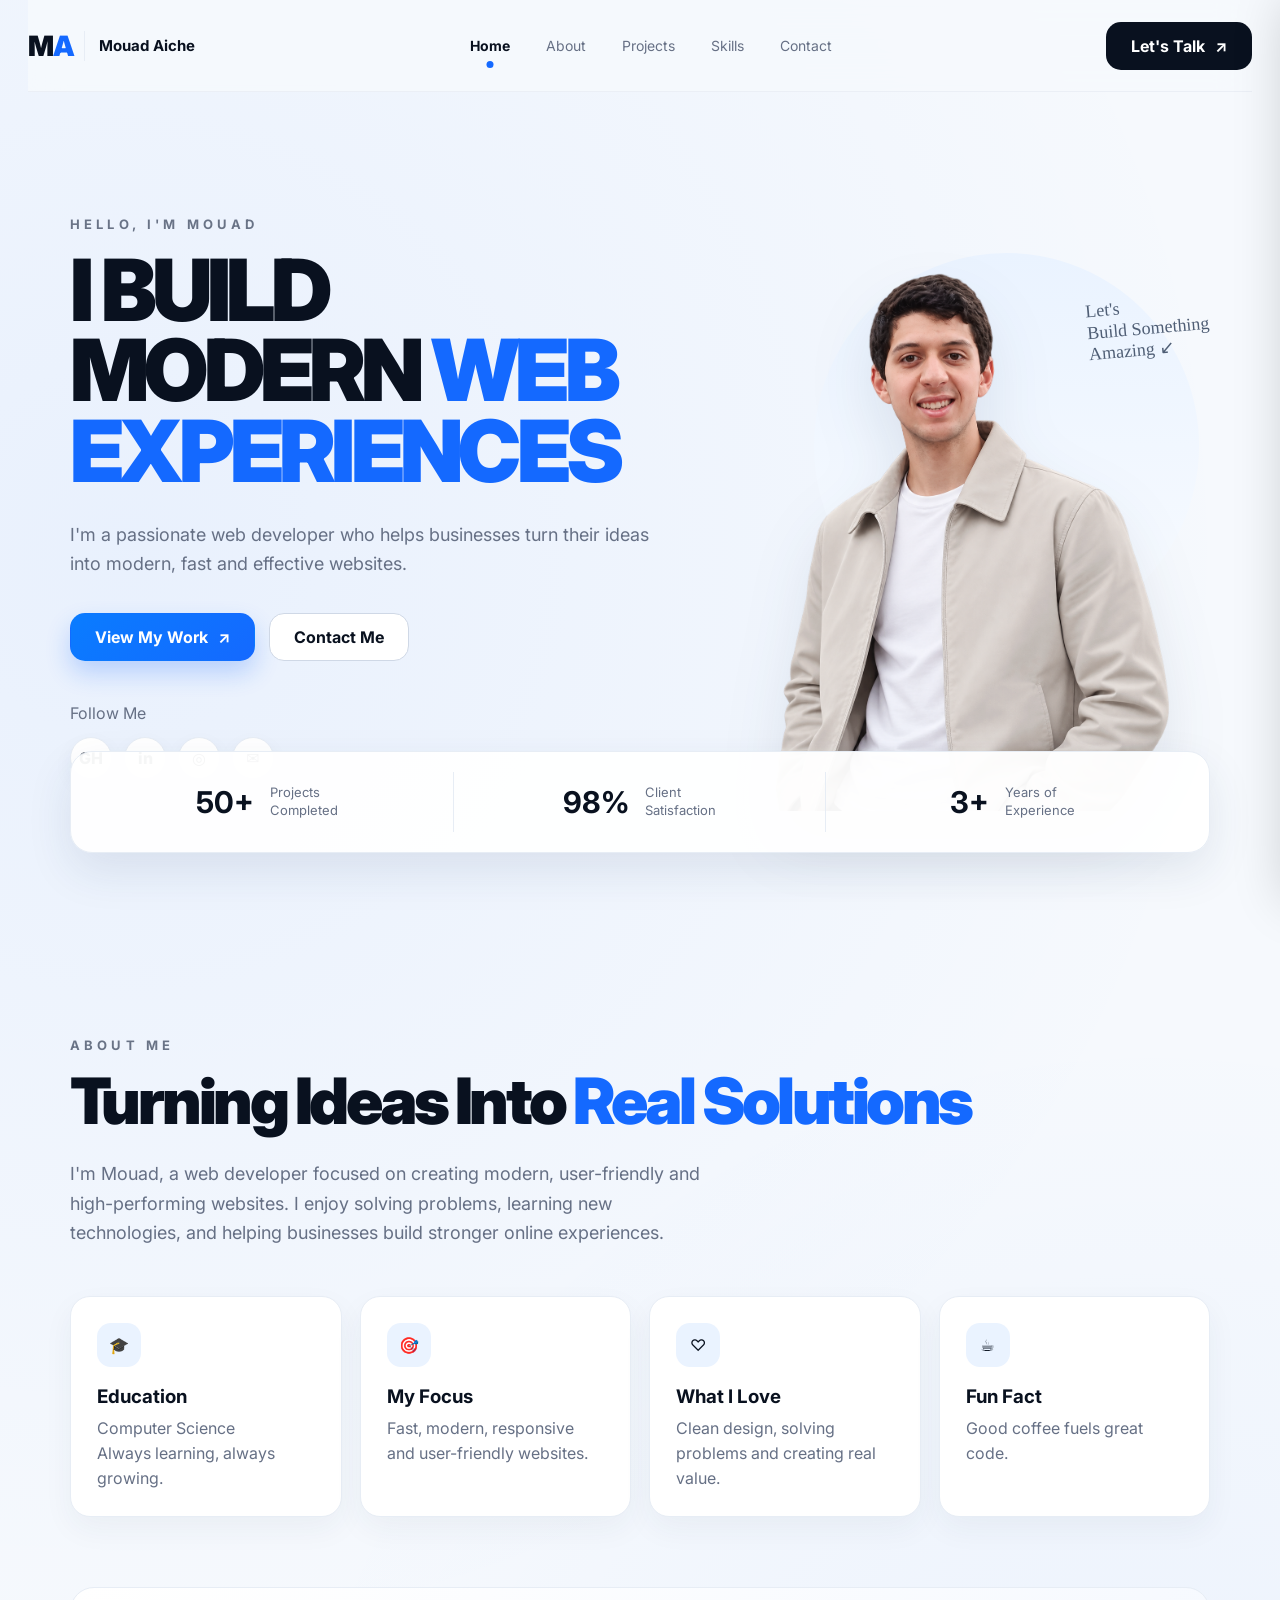
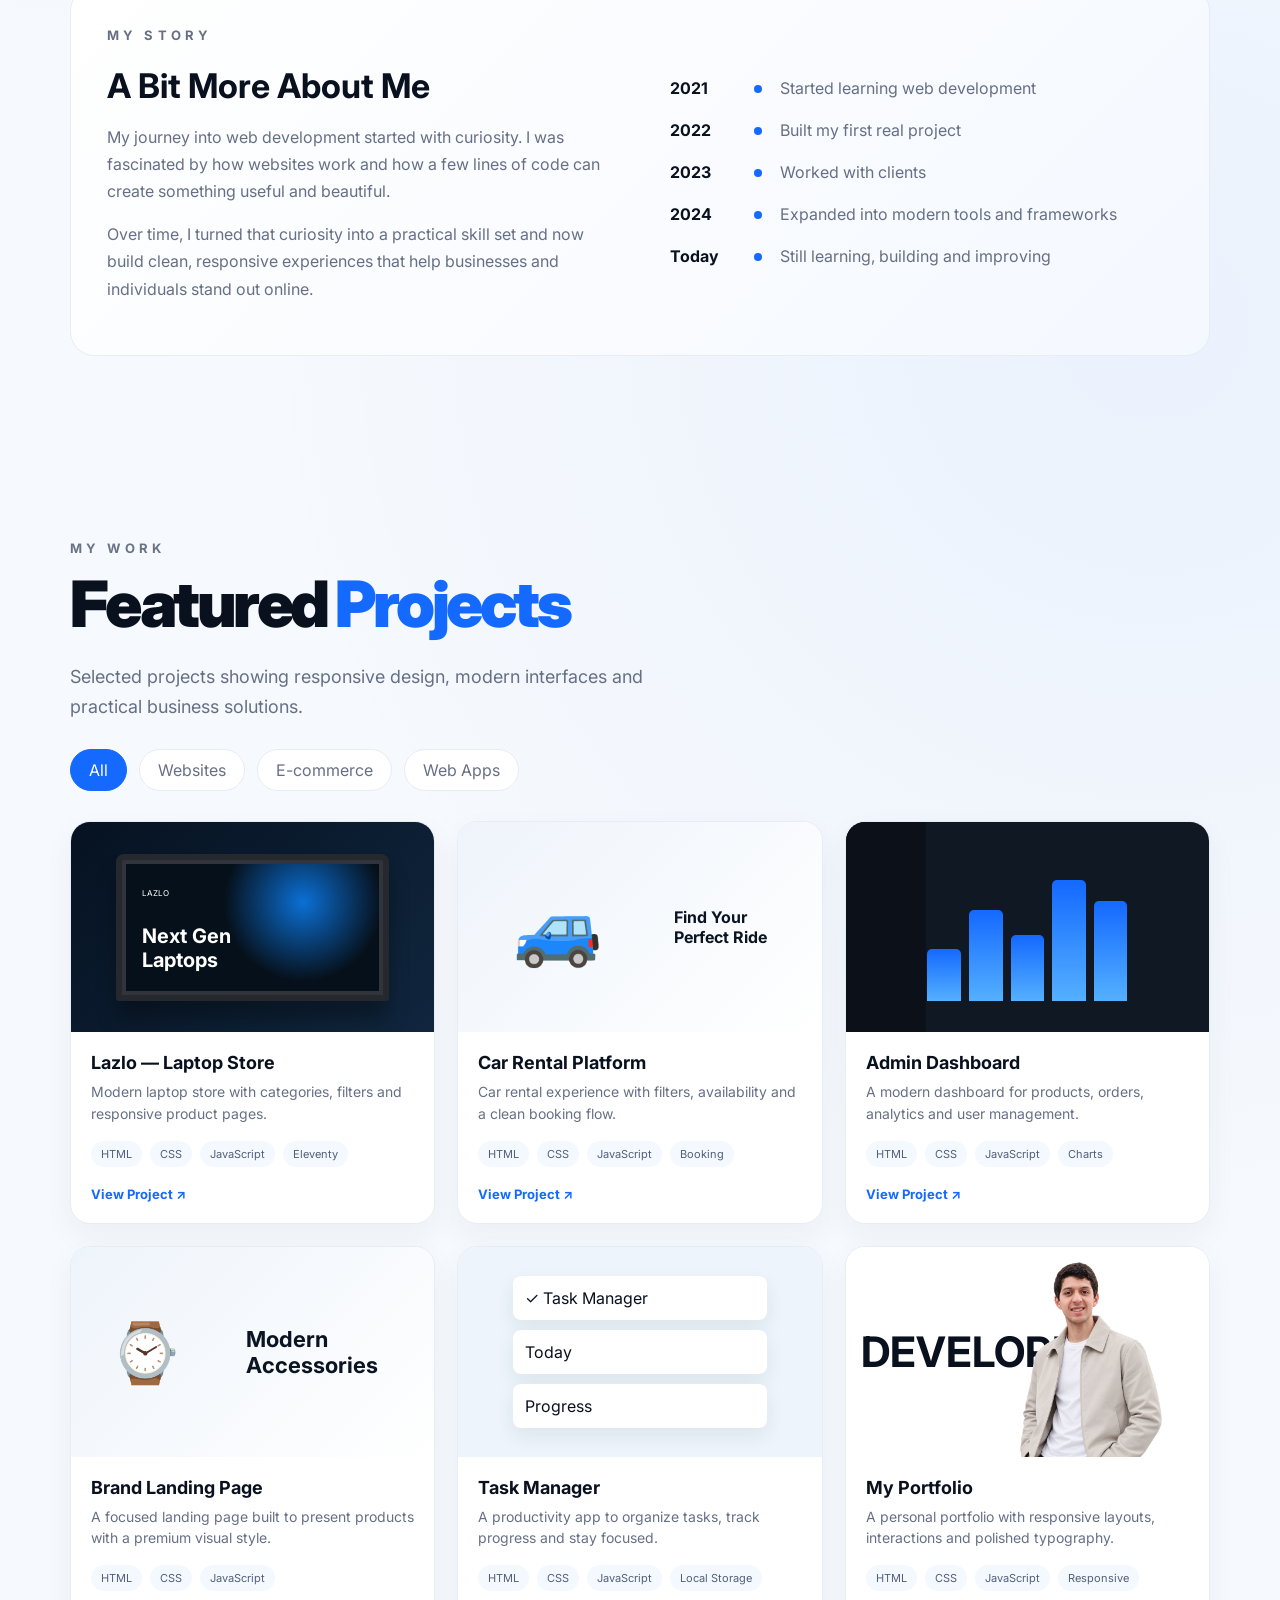
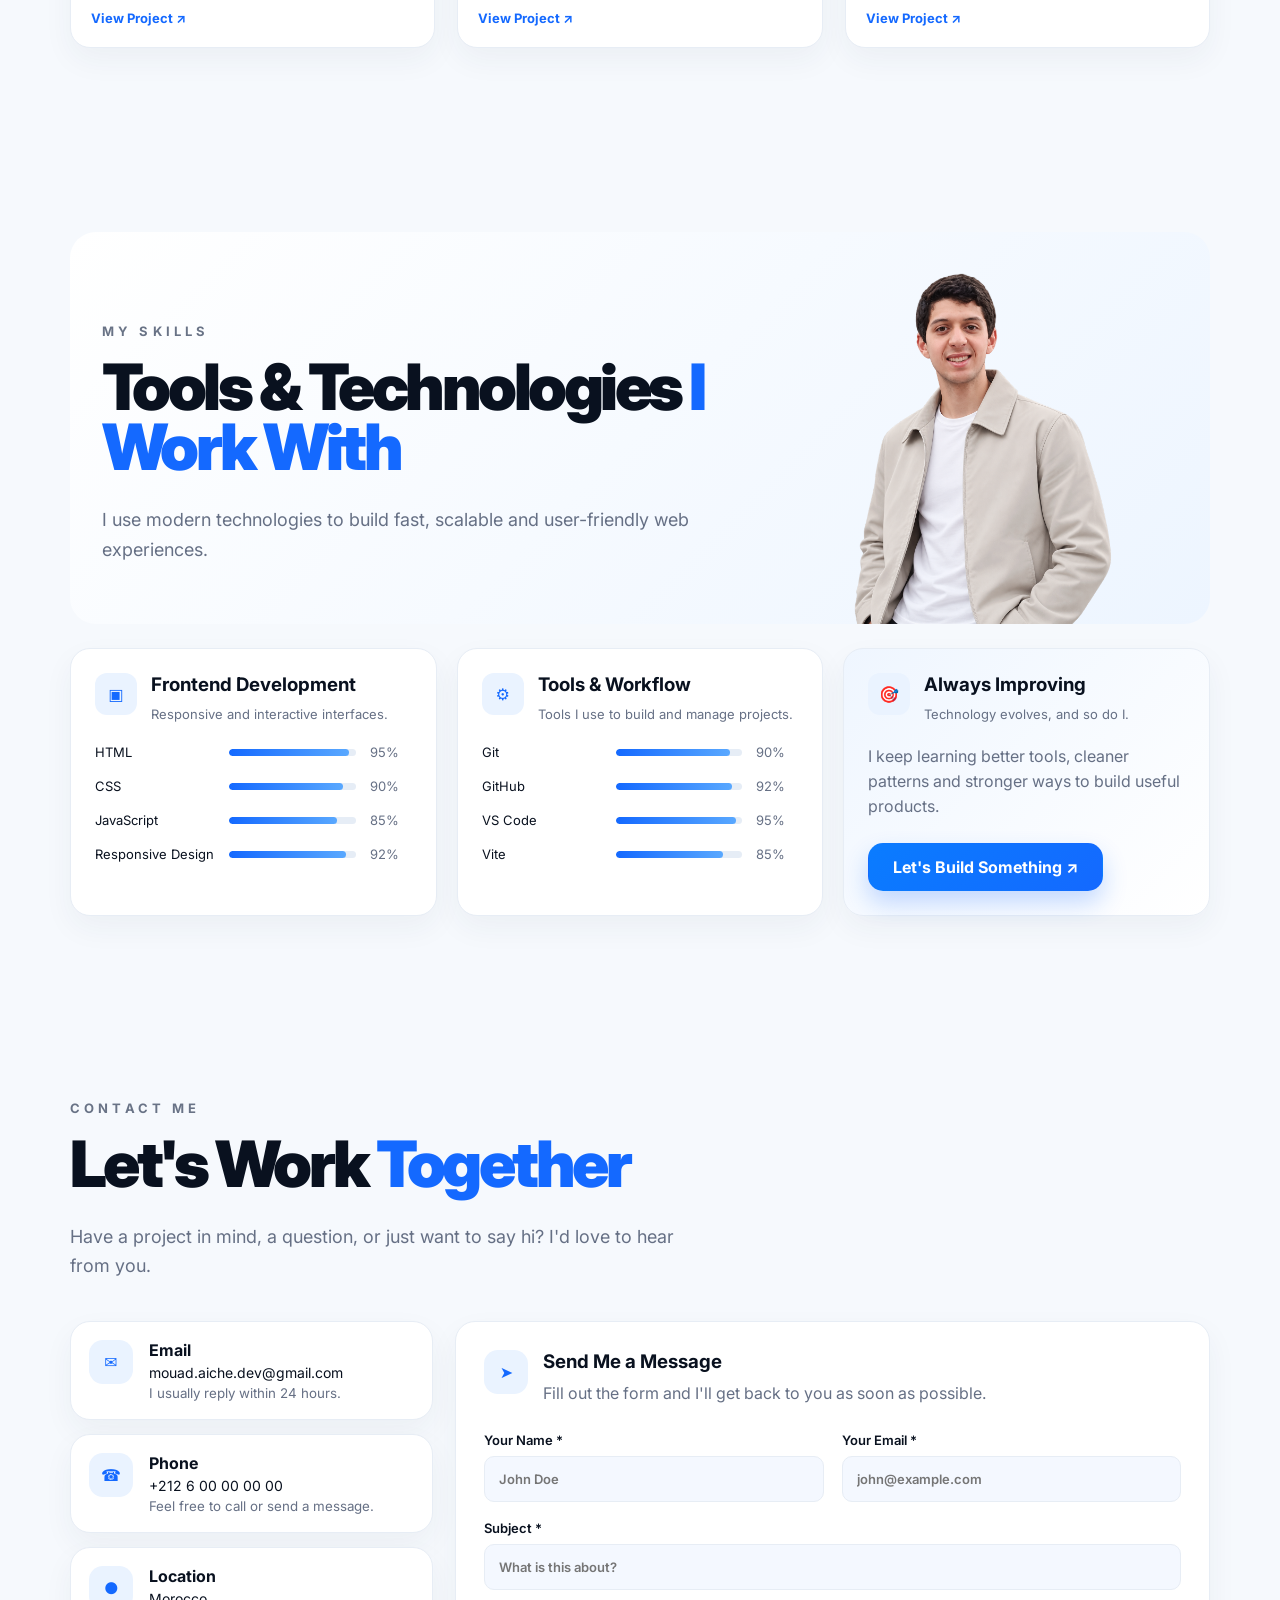
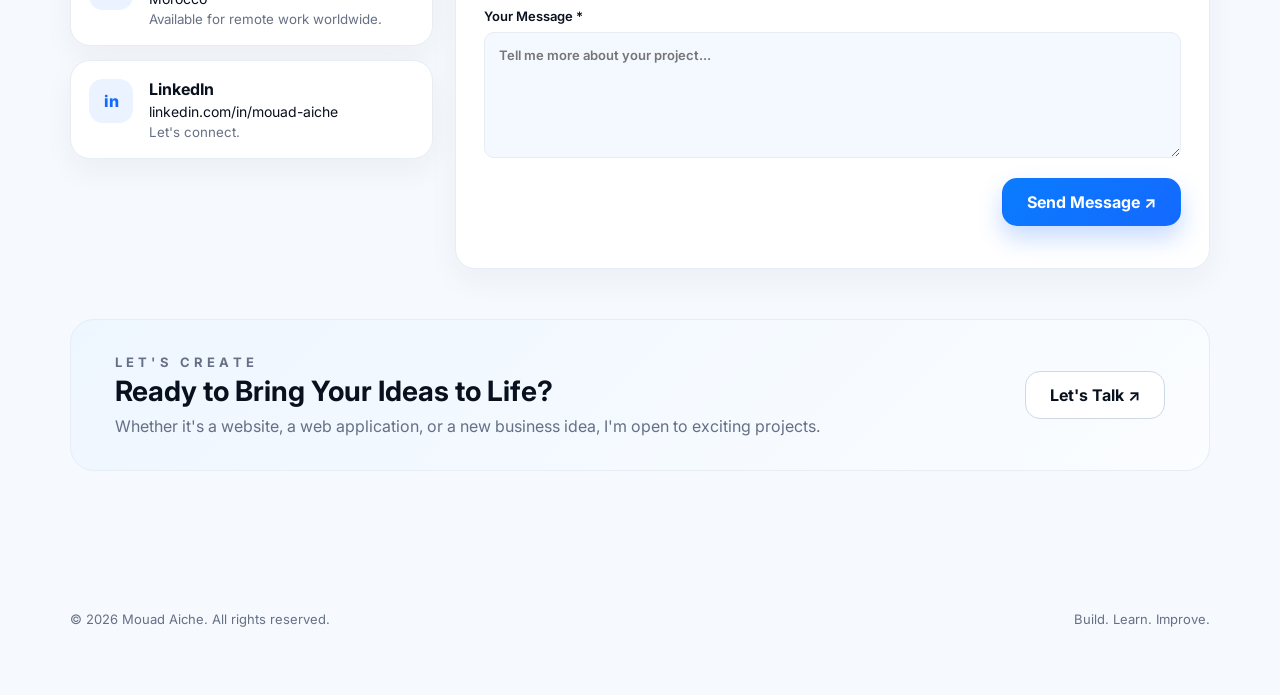
<file: Mouad's portfolio/mouad-portfolio/index.html>
<!DOCTYPE html>
<html lang="en" data-theme="light">
<head>
  <meta charset="UTF-8" />
  <meta name="viewport" content="width=device-width, initial-scale=1, viewport-fit=cover" />
  <meta name="theme-color" content="#f8fbff" />
  <title>Mouad Aiche — Web Developer</title>
  <meta name="description" content="Portfolio of Mouad Aiche, web developer building modern, fast and user-friendly websites." />
  <link rel="stylesheet" href="styles.css" />
</head>
<body>
  <div class="site-shell">
    <header class="site-header">
      <a href="#home" class="brand" aria-label="Go to home">
        <span class="brand-mark"><span>M</span><span>A</span></span>
        <span class="brand-divider"></span>
        <span class="brand-name">Mouad Aiche</span>
      </a>

      <nav class="desktop-nav" aria-label="Primary navigation">
        <a class="nav-link active" href="#home">Home</a>
        <a class="nav-link" href="#about">About</a>
        <a class="nav-link" href="#projects">Projects</a>
        <a class="nav-link" href="#skills">Skills</a>
        <a class="nav-link" href="#contact">Contact</a>
      </nav>

      <a class="talk-btn desktop-talk" href="#contact">Let's Talk <span>↗</span></a>

      <button class="menu-btn" id="menuBtn" type="button" aria-label="Open menu" aria-expanded="false">
        <span></span><span></span><span></span>
      </button>
    </header>

    <main>
      <section class="hero section" id="home">
        <div class="hero-copy">
          <p class="eyebrow">HELLO, I'M MOUAD</p>
          <h1>I BUILD MODERN <span>WEB EXPERIENCES</span></h1>
          <p class="hero-text">
            I'm a passionate web developer who helps businesses turn their ideas into modern,
            fast and effective websites.
          </p>

          <div class="hero-actions">
            <a class="btn btn-primary" href="#projects">View My Work <span>↗</span></a>
            <a class="btn btn-secondary" href="#contact">Contact Me</a>
          </div>

          <div class="social-block">
            <p>Follow Me</p>
            <div class="socials">
              <a href="#" aria-label="GitHub">GH</a>
              <a href="#" aria-label="LinkedIn">in</a>
              <a href="#" aria-label="Instagram">◎</a>
              <a href="mailto:mouad.aiche.dev@gmail.com" aria-label="Email">✉</a>
            </div>
          </div>
        </div>

        <div class="hero-visual">
          <div class="soft-orb"></div>
          <p class="doodle">Let's<br>Build Something<br>Amazing <span>↙</span></p>
          <img src="assets/mouad-portrait.png" alt="Mouad Aiche" />
        </div>

        <div class="stats">
          <article><strong>50+</strong><span>Projects<br>Completed</span></article>
          <article><strong>98%</strong><span>Client<br>Satisfaction</span></article>
          <article><strong>3+</strong><span>Years of<br>Experience</span></article>
        </div>
      </section>

      <section class="section about" id="about">
        <div class="section-heading">
          <p class="eyebrow">ABOUT ME</p>
          <h2>Turning Ideas Into <span>Real Solutions</span></h2>
          <p>
            I'm Mouad, a web developer focused on creating modern, user-friendly and high-performing
            websites. I enjoy solving problems, learning new technologies, and helping businesses
            build stronger online experiences.
          </p>
        </div>

        <div class="about-grid">
          <article class="info-card"><div class="icon">🎓</div><h3>Education</h3><p>Computer Science<br>Always learning, always growing.</p></article>
          <article class="info-card"><div class="icon">🎯</div><h3>My Focus</h3><p>Fast, modern, responsive and user-friendly websites.</p></article>
          <article class="info-card"><div class="icon">♡</div><h3>What I Love</h3><p>Clean design, solving problems and creating real value.</p></article>
          <article class="info-card"><div class="icon">☕</div><h3>Fun Fact</h3><p>Good coffee fuels great code.</p></article>
        </div>

        <div class="story-panel">
          <div>
            <p class="eyebrow">MY STORY</p>
            <h3>A Bit More About Me</h3>
            <p>
              My journey into web development started with curiosity. I was fascinated by how websites
              work and how a few lines of code can create something useful and beautiful.
            </p>
            <p>
              Over time, I turned that curiosity into a practical skill set and now build clean,
              responsive experiences that help businesses and individuals stand out online.
            </p>
          </div>

          <div class="timeline">
            <div><b>2021</b><span>Started learning web development</span></div>
            <div><b>2022</b><span>Built my first real project</span></div>
            <div><b>2023</b><span>Worked with clients</span></div>
            <div><b>2024</b><span>Expanded into modern tools and frameworks</span></div>
            <div><b>Today</b><span>Still learning, building and improving</span></div>
          </div>
        </div>
      </section>

      <section class="section projects" id="projects">
        <div class="section-heading">
          <p class="eyebrow">MY WORK</p>
          <h2>Featured <span>Projects</span></h2>
          <p>Selected projects showing responsive design, modern interfaces and practical business solutions.</p>
        </div>

        <div class="filters" aria-label="Project filters">
          <button class="filter active" data-filter="all">All</button>
          <button class="filter" data-filter="website">Websites</button>
          <button class="filter" data-filter="ecommerce">E-commerce</button>
          <button class="filter" data-filter="webapp">Web Apps</button>
        </div>

        <div class="projects-grid">
          <article class="project-card" data-category="ecommerce website">
            <div class="project-shot shot-dark">
              <div class="mock-laptop"><div class="mock-screen"><span>LAZLO</span><b>Next Gen<br>Laptops</b></div></div>
            </div>
            <div class="project-body">
              <h3>Lazlo — Laptop Store</h3>
              <p>Modern laptop store with categories, filters and responsive product pages.</p>
              <div class="tags"><span>HTML</span><span>CSS</span><span>JavaScript</span><span>Eleventy</span></div>
              <a href="#">View Project ↗</a>
            </div>
          </article>

          <article class="project-card" data-category="website webapp">
            <div class="project-shot shot-light"><div class="car-shape">🚙</div><strong>Find Your<br>Perfect Ride</strong></div>
            <div class="project-body">
              <h3>Car Rental Platform</h3>
              <p>Car rental experience with filters, availability and a clean booking flow.</p>
              <div class="tags"><span>HTML</span><span>CSS</span><span>JavaScript</span><span>Booking</span></div>
              <a href="#">View Project ↗</a>
            </div>
          </article>

          <article class="project-card" data-category="webapp">
            <div class="project-shot dashboard-shot">
              <div class="mini-sidebar"></div>
              <div class="chart-bars"><i></i><i></i><i></i><i></i><i></i></div>
            </div>
            <div class="project-body">
              <h3>Admin Dashboard</h3>
              <p>A modern dashboard for products, orders, analytics and user management.</p>
              <div class="tags"><span>HTML</span><span>CSS</span><span>JavaScript</span><span>Charts</span></div>
              <a href="#">View Project ↗</a>
            </div>
          </article>

          <article class="project-card" data-category="website">
            <div class="project-shot shot-light accessory-shot">⌚<strong>Modern Accessories</strong></div>
            <div class="project-body">
              <h3>Brand Landing Page</h3>
              <p>A focused landing page built to present products with a premium visual style.</p>
              <div class="tags"><span>HTML</span><span>CSS</span><span>JavaScript</span></div>
              <a href="#">View Project ↗</a>
            </div>
          </article>

          <article class="project-card" data-category="webapp">
            <div class="project-shot task-shot"><div>✓ Task Manager</div><div>Today</div><div>Progress</div></div>
            <div class="project-body">
              <h3>Task Manager</h3>
              <p>A productivity app to organize tasks, track progress and stay focused.</p>
              <div class="tags"><span>HTML</span><span>CSS</span><span>JavaScript</span><span>Local Storage</span></div>
              <a href="#">View Project ↗</a>
            </div>
          </article>

          <article class="project-card" data-category="website">
            <div class="project-shot portfolio-shot"><b>DEVELOPER</b><img src="assets/mouad-portrait.png" alt=""></div>
            <div class="project-body">
              <h3>My Portfolio</h3>
              <p>A personal portfolio with responsive layouts, interactions and polished typography.</p>
              <div class="tags"><span>HTML</span><span>CSS</span><span>JavaScript</span><span>Responsive</span></div>
              <a href="#home">View Project ↗</a>
            </div>
          </article>
        </div>
      </section>

      <section class="section skills" id="skills">
        <div class="skills-intro">
          <div class="section-heading">
            <p class="eyebrow">MY SKILLS</p>
            <h2>Tools & Technologies <span>I Work With</span></h2>
            <p>I use modern technologies to build fast, scalable and user-friendly web experiences.</p>
          </div>
          <img src="assets/mouad-portrait.png" alt="" />
        </div>

        <div class="skill-grid">
          <article class="skill-card">
            <div class="skill-title"><span>▣</span><div><h3>Frontend Development</h3><p>Responsive and interactive interfaces.</p></div></div>
            <div class="skill-list">
              <div><span>HTML</span><i><b style="width:95%"></b></i><em>95%</em></div>
              <div><span>CSS</span><i><b style="width:90%"></b></i><em>90%</em></div>
              <div><span>JavaScript</span><i><b style="width:85%"></b></i><em>85%</em></div>
              <div><span>Responsive Design</span><i><b style="width:92%"></b></i><em>92%</em></div>
            </div>
          </article>

          <article class="skill-card">
            <div class="skill-title"><span>⚙</span><div><h3>Tools & Workflow</h3><p>Tools I use to build and manage projects.</p></div></div>
            <div class="skill-list">
              <div><span>Git</span><i><b style="width:90%"></b></i><em>90%</em></div>
              <div><span>GitHub</span><i><b style="width:92%"></b></i><em>92%</em></div>
              <div><span>VS Code</span><i><b style="width:95%"></b></i><em>95%</em></div>
              <div><span>Vite</span><i><b style="width:85%"></b></i><em>85%</em></div>
            </div>
          </article>

          <article class="skill-card highlight-card">
            <div class="skill-title"><span>🎯</span><div><h3>Always Improving</h3><p>Technology evolves, and so do I.</p></div></div>
            <p>I keep learning better tools, cleaner patterns and stronger ways to build useful products.</p>
            <a href="#contact" class="btn btn-primary">Let's Build Something ↗</a>
          </article>
        </div>
      </section>

      <section class="section contact" id="contact">
        <div class="section-heading contact-heading">
          <p class="eyebrow">CONTACT ME</p>
          <h2>Let's Work <span>Together</span></h2>
          <p>Have a project in mind, a question, or just want to say hi? I'd love to hear from you.</p>
        </div>

        <div class="contact-layout">
          <div class="contact-info">
            <article><span>✉</span><div><b>Email</b><a href="mailto:mouad.aiche.dev@gmail.com">mouad.aiche.dev@gmail.com</a><small>I usually reply within 24 hours.</small></div></article>
            <article><span>☎</span><div><b>Phone</b><a href="tel:+212600000000">+212 6 00 00 00 00</a><small>Feel free to call or send a message.</small></div></article>
            <article><span>●</span><div><b>Location</b><p>Morocco</p><small>Available for remote work worldwide.</small></div></article>
            <article><span>in</span><div><b>LinkedIn</b><a href="#">linkedin.com/in/mouad-aiche</a><small>Let's connect.</small></div></article>
          </div>

          <form class="contact-form" id="contactForm">
            <div class="form-title">
              <span>➤</span>
              <div><h3>Send Me a Message</h3><p>Fill out the form and I'll get back to you as soon as possible.</p></div>
            </div>

            <div class="form-grid">
              <label>Your Name *<input required type="text" name="name" placeholder="John Doe"></label>
              <label>Your Email *<input required type="email" name="email" placeholder="john@example.com"></label>
              <label class="full">Subject *<input required type="text" name="subject" placeholder="What is this about?"></label>
              <label class="full">Your Message *<textarea required name="message" rows="6" placeholder="Tell me more about your project..."></textarea></label>
            </div>

            <button class="btn btn-primary form-submit" type="submit">Send Message ↗</button>
            <p class="form-status" id="formStatus" aria-live="polite"></p>
          </form>
        </div>

        <div class="cta-banner">
          <div><p class="eyebrow">LET'S CREATE</p><h3>Ready to Bring Your Ideas to Life?</h3><p>Whether it's a website, a web application, or a new business idea, I'm open to exciting projects.</p></div>
          <a href="mailto:mouad.aiche.dev@gmail.com" class="btn btn-secondary">Let's Talk ↗</a>
        </div>
      </section>
    </main>

    <footer>
      <p>© <span id="year"></span> Mouad Aiche. All rights reserved.</p>
      <p>Build. Learn. Improve.</p>
    </footer>
  </div>

  <div class="menu-overlay" id="menuOverlay"></div>
  <aside class="mobile-drawer" id="mobileDrawer" aria-hidden="true">
    <div class="drawer-top">
      <button class="close-btn" id="closeMenu" type="button" aria-label="Close menu">×</button>
      <div class="drawer-brand">
        <span class="brand-mark large"><span>M</span><span>A</span></span>
        <h3>Mouad Aiche</h3>
        <p>Web Developer</p>
      </div>
    </div>

    <nav class="drawer-nav" aria-label="Mobile navigation">
      <a class="drawer-link active" href="#home"><span class="drawer-icon">⌂</span><b>Home</b><span>›</span></a>
      <a class="drawer-link" href="#about"><span class="drawer-icon">♙</span><b>About</b><span>›</span></a>
      <a class="drawer-link" href="#projects"><span class="drawer-icon">□</span><b>Projects</b><span>›</span></a>
      <a class="drawer-link" href="#skills"><span class="drawer-icon">◫</span><b>Skills</b><span>›</span></a>
      <a class="drawer-link" href="#contact"><span class="drawer-icon">✉</span><b>Contact</b><span>›</span></a>
    </nav>

    <a href="#contact" class="drawer-talk"><span>◯</span> Let's Talk <span>→</span></a>

    <div class="drawer-socials">
      <p>Follow Me</p>
      <div class="socials">
        <a href="#">GH</a><a href="#">in</a><a href="#">◎</a><a href="mailto:mouad.aiche.dev@gmail.com">✉</a>
      </div>
    </div>

    <div class="drawer-settings">
      <div>
        <span>◐</span>
        <b>Dark Mode</b>
        <button class="theme-toggle" id="themeToggle" type="button" aria-label="Toggle dark mode"><i></i></button>
      </div>
      <div>
        <span>◎</span>
        <b>Language</b>
        <button class="language-btn" type="button">EN⌄</button>
      </div>
    </div>

    <div class="drawer-footer">
      <p>© <span id="drawerYear"></span> Mouad Aiche. All rights reserved.</p>
      <p>Build. Learn. Improve.</p>
    </div>
  </aside>

  <script src="script.js"></script>
</body>
</html>
</file>
<file: Mouad's portfolio/mouad-portfolio/styles.css>
@import url('https://fonts.googleapis.com/css2?family=Inter:wght@400;500;600;700;800;900&display=swap');

:root{
  --bg:#f6f9fd;
  --surface:#ffffff;
  --surface-soft:#f4f8ff;
  --text:#09111f;
  --muted:#667085;
  --blue:#1469ff;
  --blue-2:#0a7cff;
  --line:#e7edf5;
  --shadow:0 18px 45px rgba(25,57,98,.10);
  --radius:24px;
}

html[data-theme="dark"]{
  --bg:#0b0f15;
  --surface:#111822;
  --surface-soft:#151e2a;
  --text:#f6f8fb;
  --muted:#a9b2c2;
  --line:#253143;
  --shadow:0 18px 45px rgba(0,0,0,.35);
}

*{box-sizing:border-box}
html{scroll-behavior:smooth}
body{
  margin:0;
  font-family:Inter,system-ui,sans-serif;
  color:var(--text);
  background:
    radial-gradient(circle at 10% 10%,rgba(20,105,255,.06),transparent 22%),
    radial-gradient(circle at 90% 35%,rgba(20,105,255,.05),transparent 24%),
    var(--bg);
}
body.menu-open{overflow:hidden}
a{text-decoration:none;color:inherit}
button,input,textarea{font:inherit}
button{cursor:pointer}
img{max-width:100%;display:block}
.site-shell{max-width:1540px;margin:auto;padding:0 28px}
.site-header{
  height:92px;
  display:flex;
  align-items:center;
  justify-content:space-between;
  position:sticky;
  top:0;
  z-index:20;
  backdrop-filter:blur(16px);
  background:color-mix(in srgb,var(--bg) 84%,transparent);
  border-bottom:1px solid color-mix(in srgb,var(--line) 75%,transparent);
}
.brand{display:flex;align-items:center;gap:14px;font-weight:700;white-space:nowrap}
.brand-mark{font-size:28px;font-weight:900;letter-spacing:-5px;display:inline-flex}
.brand-mark span:last-child{color:var(--blue);margin-left:4px}
.brand-mark.large{font-size:52px}
.brand-divider{width:1px;height:30px;background:var(--line)}
.brand-name{font-size:15px}
.desktop-nav{display:flex;align-items:center;gap:36px}
.nav-link{font-size:14px;color:var(--muted);position:relative;padding:34px 0}
.nav-link:hover,.nav-link.active{color:var(--text);font-weight:700}
.nav-link.active::after{
  content:"";width:7px;height:7px;border-radius:50%;background:var(--blue);
  position:absolute;left:50%;bottom:20px;transform:translateX(-50%);
}
.talk-btn,.btn{
  display:inline-flex;align-items:center;justify-content:center;gap:10px;
  min-height:48px;padding:0 24px;border-radius:15px;font-weight:700;border:1px solid transparent;
}
.talk-btn,.btn-primary{background:linear-gradient(135deg,var(--blue-2),var(--blue));color:white;box-shadow:0 12px 24px rgba(20,105,255,.24)}
.desktop-talk{background:var(--text);color:var(--surface);box-shadow:none}
.btn-secondary{border-color:#cfd8e6;background:var(--surface);color:var(--text)}
.section{padding:92px 42px}
.hero{
  min-height:calc(100vh - 92px);
  display:grid;
  grid-template-columns:1.06fr .94fr;
  grid-template-rows:1fr auto;
  align-items:center;
  position:relative;
  overflow:hidden;
}
.hero-copy{z-index:2;max-width:680px}
.eyebrow{letter-spacing:.32em;font-size:13px;font-weight:700;color:#697386;margin:0 0 18px}
.hero h1,.section-heading h2{
  margin:0;
  line-height:.94;
  letter-spacing:-.055em;
  font-size:clamp(50px,6.7vw,112px);
  font-weight:900;
}
.hero h1 span,.section-heading h2 span{color:var(--blue)}
.hero-text,.section-heading>p:last-child{
  color:var(--muted);font-size:18px;line-height:1.65;max-width:640px;margin:28px 0 0;
}
.hero-actions{display:flex;gap:14px;margin-top:34px}
.social-block{margin-top:42px}
.social-block p,.drawer-socials p{color:var(--muted);margin-bottom:14px}
.socials{display:flex;gap:12px}
.socials a{
  width:42px;height:42px;border:1px solid var(--line);background:var(--surface);
  display:grid;place-items:center;border-radius:50%;font-weight:800;box-shadow:0 8px 20px rgba(30,50,70,.05);
}
.hero-visual{align-self:stretch;position:relative;display:flex;align-items:flex-end;justify-content:center;min-height:620px}
.soft-orb{position:absolute;width:72%;aspect-ratio:1;border-radius:50%;background:linear-gradient(180deg,#eaf3ff,#f8fbff);right:2%;top:11%}
.hero-visual img{height:88%;max-height:780px;object-fit:contain;position:relative;z-index:2;filter:drop-shadow(0 30px 30px rgba(30,50,80,.10))}
.doodle{position:absolute;right:0;top:15%;z-index:3;transform:rotate(-5deg);font-family:cursive;color:#4f5e75;font-size:18px;line-height:1.2}
.stats{
  grid-column:1/-1;
  background:color-mix(in srgb,var(--surface) 96%,transparent);
  border:1px solid var(--line);border-radius:22px;box-shadow:var(--shadow);
  display:grid;grid-template-columns:repeat(3,1fr);padding:20px 10px;z-index:4;margin-top:-60px;
}
.stats article{display:flex;justify-content:center;gap:16px;align-items:center;padding:12px 20px;border-right:1px solid var(--line)}
.stats article:last-child{border-right:0}
.stats strong{font-size:30px}
.stats span{font-size:13px;color:var(--muted);line-height:1.35}

.section-heading{max-width:920px}
.section-heading h2{font-size:clamp(44px,5vw,78px)}
.about-grid{display:grid;grid-template-columns:repeat(4,1fr);gap:18px;margin-top:48px}
.info-card,.skill-card,.contact-info article,.contact-form,.project-card{
  background:var(--surface);border:1px solid var(--line);border-radius:20px;box-shadow:0 12px 30px rgba(30,50,70,.05);
}
.info-card{padding:26px}
.info-card .icon{width:44px;height:44px;border-radius:14px;background:#eaf3ff;display:grid;place-items:center;margin-bottom:18px}
.info-card h3,.project-card h3,.skill-card h3,.contact-form h3{margin:0 0 8px}
.info-card p,.project-card p,.skill-card p,.contact-form p{color:var(--muted);line-height:1.55;margin:0}
.story-panel{display:grid;grid-template-columns:1fr 1fr;gap:60px;margin-top:70px;padding:36px;background:linear-gradient(135deg,var(--surface),var(--surface-soft));border:1px solid var(--line);border-radius:24px}
.story-panel h3{font-size:34px;margin:0 0 18px}
.story-panel p{color:var(--muted);line-height:1.7}
.timeline{display:flex;flex-direction:column;justify-content:center;gap:22px}
.timeline div{display:grid;grid-template-columns:72px 1fr;gap:20px;position:relative}
.timeline div::before{content:"";position:absolute;left:84px;top:7px;width:8px;height:8px;background:var(--blue);border-radius:50%}
.timeline span{color:var(--muted);padding-left:18px}

.projects .section-heading{margin-bottom:28px}
.filters{display:flex;gap:12px;flex-wrap:wrap;margin-bottom:30px}
.filter{border:1px solid var(--line);background:var(--surface);padding:10px 18px;border-radius:999px;color:var(--muted)}
.filter.active{background:var(--blue);color:white;border-color:var(--blue)}
.projects-grid{display:grid;grid-template-columns:repeat(3,1fr);gap:22px}
.project-card{overflow:hidden;transition:.25s transform,.25s box-shadow}
.project-card:hover{transform:translateY(-5px);box-shadow:var(--shadow)}
.project-card.hidden{display:none}
.project-shot{height:210px;position:relative;overflow:hidden;display:flex;align-items:center;justify-content:center}
.project-body{padding:20px}
.project-body h3{font-size:18px}
.project-body p{font-size:14px}
.tags{display:flex;flex-wrap:wrap;gap:8px;margin:16px 0}
.tags span{font-size:11px;background:var(--surface-soft);padding:6px 10px;border-radius:999px;color:#536078}
.project-body a{color:var(--blue);font-weight:700;font-size:13px}
.shot-dark{background:linear-gradient(135deg,#061221,#10263e)}
.mock-laptop{width:75%;height:70%;background:#31343a;border:6px solid #25282c;border-radius:8px 8px 3px 3px;padding:4px;box-shadow:0 18px 20px rgba(0,0,0,.3)}
.mock-screen{height:100%;background:radial-gradient(circle at 70% 30%,#0b70d5,#06101a 40%);color:white;padding:16px}
.mock-screen span{font-size:8px}.mock-screen b{display:block;margin-top:24px;font-size:20px}
.shot-light{background:linear-gradient(135deg,#eef4fb,#ffffff);color:#0b1422;justify-content:space-around;padding:20px}
.car-shape{font-size:72px}
.dashboard-shot{background:#101824}
.mini-sidebar{position:absolute;left:0;top:0;bottom:0;width:22%;background:#0b1019}
.chart-bars{display:flex;gap:8px;align-items:flex-end;height:70%;width:55%}
.chart-bars i{flex:1;background:linear-gradient(var(--blue),#54b0ff);border-radius:5px 5px 0 0}
.chart-bars i:nth-child(1){height:35%}.chart-bars i:nth-child(2){height:62%}.chart-bars i:nth-child(3){height:45%}.chart-bars i:nth-child(4){height:82%}.chart-bars i:nth-child(5){height:68%}
.accessory-shot{gap:30px;font-size:58px}.accessory-shot strong{font-size:22px;max-width:150px}
.task-shot{background:#edf4fb;gap:10px;flex-direction:column}.task-shot div{width:70%;background:white;padding:12px;border-radius:8px;box-shadow:0 8px 20px rgba(30,50,70,.08)}
.portfolio-shot{background:white}.portfolio-shot b{font-size:42px;position:absolute;left:15px}.portfolio-shot img{height:95%;position:absolute;right:12%;bottom:0}

.skills-intro{display:grid;grid-template-columns:1.2fr .8fr;align-items:center;background:linear-gradient(135deg,var(--surface),#edf5ff);border-radius:26px;padding:32px 32px 0;overflow:hidden}
.skills-intro img{height:360px;object-fit:contain;margin:auto}
.skill-grid{display:grid;grid-template-columns:repeat(3,1fr);gap:20px;margin-top:24px}
.skill-card{padding:24px}
.skill-title{display:flex;gap:14px;align-items:flex-start;margin-bottom:20px}
.skill-title>span{width:42px;height:42px;background:#eaf3ff;color:var(--blue);border-radius:12px;display:grid;place-items:center}
.skill-title p{font-size:13px}
.skill-list{display:flex;flex-direction:column;gap:18px}
.skill-list>div{display:grid;grid-template-columns:120px 1fr 42px;gap:14px;align-items:center;font-size:13px}
.skill-list i{height:7px;background:#e6edf6;border-radius:20px;overflow:hidden}
.skill-list i b{display:block;height:100%;background:linear-gradient(90deg,var(--blue),#59a8ff);border-radius:20px}
.skill-list em{font-style:normal;color:var(--muted)}
.highlight-card{background:linear-gradient(135deg,#eff6ff,var(--surface))}
.highlight-card>.btn{margin-top:24px}

.contact-heading{margin-bottom:40px}
.contact-layout{display:grid;grid-template-columns:.65fr 1.35fr;gap:22px}
.contact-info{display:flex;flex-direction:column;gap:14px}
.contact-info article{padding:18px;display:flex;gap:16px}
.contact-info article>span{width:44px;height:44px;border-radius:14px;background:#eaf3ff;color:var(--blue);display:grid;place-items:center;font-weight:800;flex:0 0 auto}
.contact-info article div{display:flex;flex-direction:column;gap:4px}
.contact-info a,.contact-info p{margin:0;font-size:14px}
.contact-info small{color:var(--muted)}
.contact-form{padding:28px}
.form-title{display:flex;gap:15px;align-items:flex-start;margin-bottom:26px}
.form-title>span{width:44px;height:44px;border-radius:14px;background:#eaf3ff;color:var(--blue);display:grid;place-items:center}
.form-grid{display:grid;grid-template-columns:1fr 1fr;gap:18px}
.form-grid label{display:flex;flex-direction:column;gap:8px;font-size:13px;font-weight:600}
.form-grid .full{grid-column:1/-1}
input,textarea{width:100%;border:1px solid var(--line);background:var(--surface-soft);color:var(--text);border-radius:10px;padding:14px;outline:none}
input:focus,textarea:focus{border-color:var(--blue);box-shadow:0 0 0 3px rgba(20,105,255,.1)}
textarea{resize:vertical}
.form-submit{margin-top:20px;float:right}
.form-status{clear:both;padding-top:14px;font-size:13px}
.cta-banner{display:flex;justify-content:space-between;gap:30px;align-items:center;margin-top:50px;padding:34px 44px;border-radius:24px;background:linear-gradient(135deg,#eef6ff,#fbfdff);border:1px solid var(--line)}
.cta-banner h3{font-size:28px;margin:4px 0 8px}.cta-banner p{margin:0;color:var(--muted)}
footer{padding:35px 42px 55px;display:flex;justify-content:space-between;color:var(--muted);font-size:13px}

.menu-btn{display:none;width:48px;height:48px;border-radius:50%;background:var(--text);border:0;align-items:center;justify-content:center;flex-direction:column;gap:5px}
.menu-btn span{width:20px;height:2px;background:var(--surface)}
.menu-overlay{position:fixed;inset:0;background:rgba(0,0,0,.58);z-index:90;opacity:0;pointer-events:none;transition:.3s}
.mobile-drawer{
  position:fixed;z-index:100;right:0;top:0;height:100dvh;width:min(62vw,520px);background:var(--surface);padding:36px 38px;overflow:auto;
  transform:translateX(105%);transition:.36s cubic-bezier(.22,.8,.22,1);box-shadow:-20px 0 50px rgba(0,0,0,.18)
}
body.menu-open .menu-overlay{opacity:1;pointer-events:auto}
body.menu-open .mobile-drawer{transform:translateX(0)}
.drawer-top{position:relative;border-bottom:1px solid var(--line);padding-bottom:28px}
.close-btn{position:absolute;right:0;top:-8px;width:44px;height:44px;border:0;background:none;color:var(--text);font-size:44px;line-height:1}
.drawer-brand h3{font-size:28px;margin:8px 0 3px}.drawer-brand p{margin:0;color:var(--muted)}
.drawer-nav{display:flex;flex-direction:column;gap:8px;padding:24px 0;border-bottom:1px solid var(--line)}
.drawer-link{display:grid;grid-template-columns:52px 1fr 20px;align-items:center;padding:14px;border-radius:18px;font-size:18px}
.drawer-link.active{background:#eaf3ff;color:var(--blue)}
.drawer-icon{font-size:25px}
.drawer-talk{margin:24px 0;min-height:64px;border-radius:18px;background:linear-gradient(135deg,var(--blue-2),var(--blue));color:#fff;display:flex;align-items:center;justify-content:space-around;font-size:20px;font-weight:700}
.drawer-socials{padding:6px 0 26px;border-bottom:1px solid var(--line)}
.drawer-settings{background:var(--surface-soft);border-radius:18px;padding:8px 18px;margin:24px 0}
.drawer-settings>div{display:grid;grid-template-columns:34px 1fr auto;align-items:center;padding:14px 0}
.theme-toggle{width:52px;height:28px;border-radius:999px;border:0;background:#bdc8d8;padding:3px}
.theme-toggle i{display:block;width:22px;height:22px;background:#fff;border-radius:50%;transition:.25s}
html[data-theme="dark"] .theme-toggle{background:var(--blue)}
html[data-theme="dark"] .theme-toggle i{transform:translateX(24px)}
.language-btn{border:0;background:none;color:var(--text);font-weight:700}
.drawer-footer{text-align:center;border-top:1px solid var(--line);padding-top:24px;color:var(--muted);font-size:12px}

@media (max-width: 980px){
  .site-shell{padding:0 18px}
  .desktop-nav,.desktop-talk{display:none}
  .menu-btn{display:flex}
  .site-header{height:82px}
  .section{padding:72px 20px}
  .hero{display:flex;flex-direction:column;align-items:stretch;padding-top:56px;min-height:auto}
  .hero-copy{max-width:none}
  .hero h1{font-size:clamp(48px,12vw,82px);max-width:760px}
  .hero-text{font-size:17px;max-width:630px}
  .hero-visual{min-height:520px;margin-top:-90px;justify-content:flex-end}
  .hero-visual img{height:570px;max-height:none;margin-right:-8%}
  .soft-orb{width:75%;right:-12%;top:13%}
  .doodle{right:5%;top:18%}
  .stats{margin-top:-70px;position:relative}
  .about-grid{grid-template-columns:repeat(2,1fr)}
  .story-panel{grid-template-columns:1fr}
  .projects-grid{grid-template-columns:repeat(2,1fr)}
  .skills-intro{grid-template-columns:1fr .7fr}
  .skill-grid{grid-template-columns:1fr 1fr}
  .contact-layout{grid-template-columns:1fr}
  .contact-info{display:grid;grid-template-columns:1fr 1fr}
  .mobile-drawer{width:min(78vw,520px)}
}

@media (max-width: 680px){
  .site-shell{padding:0 14px}
  .site-header{height:74px}
  .brand-name{font-size:14px}
  .brand-mark{font-size:24px}
  .section{padding:58px 10px}
  .hero{padding-top:48px}
  .hero h1{font-size:clamp(48px,14vw,72px);line-height:1}
  .hero-text{font-size:16px;line-height:1.6}
  .hero-actions{flex-direction:column;align-items:stretch}
  .btn{width:100%}
  .hero-visual{min-height:500px;margin-top:-40px}
  .hero-visual img{height:490px;margin-right:-23%}
  .soft-orb{width:100%;right:-38%;top:14%}
  .doodle{font-size:14px;right:0;top:14%}
  .stats{grid-template-columns:repeat(3,1fr);padding:14px 4px;margin-top:-50px}
  .stats article{display:block;text-align:center;padding:10px 5px}
  .stats strong{display:block;font-size:24px;margin-bottom:5px}
  .stats span{font-size:10px}
  .section-heading h2{font-size:clamp(42px,12vw,60px)}
  .section-heading>p:last-child{font-size:16px}
  .about-grid,.projects-grid,.skill-grid,.contact-info{grid-template-columns:1fr}
  .story-panel{padding:24px;gap:36px}
  .timeline div{grid-template-columns:56px 1fr;gap:12px}
  .timeline div::before{left:63px}
  .projects-grid{gap:16px}
  .project-shot{height:200px}
  .skills-intro{display:block;padding:26px 20px 0}
  .skills-intro img{height:300px;margin-top:18px}
  .skill-list>div{grid-template-columns:95px 1fr 38px;gap:9px}
  .contact-form{padding:20px}
  .form-grid{grid-template-columns:1fr}
  .form-grid .full{grid-column:auto}
  .form-submit{float:none;width:100%}
  .cta-banner{display:block;padding:26px}.cta-banner .btn{margin-top:22px}
  footer{display:block;text-align:center;padding:28px 10px 45px}
  .mobile-drawer{width:100%;max-width:none;padding:28px 24px}
  .drawer-brand h3{font-size:24px}
  .drawer-link{font-size:17px}
}

@media (prefers-reduced-motion: reduce){
  *{scroll-behavior:auto!important;transition:none!important}
}
</file>
